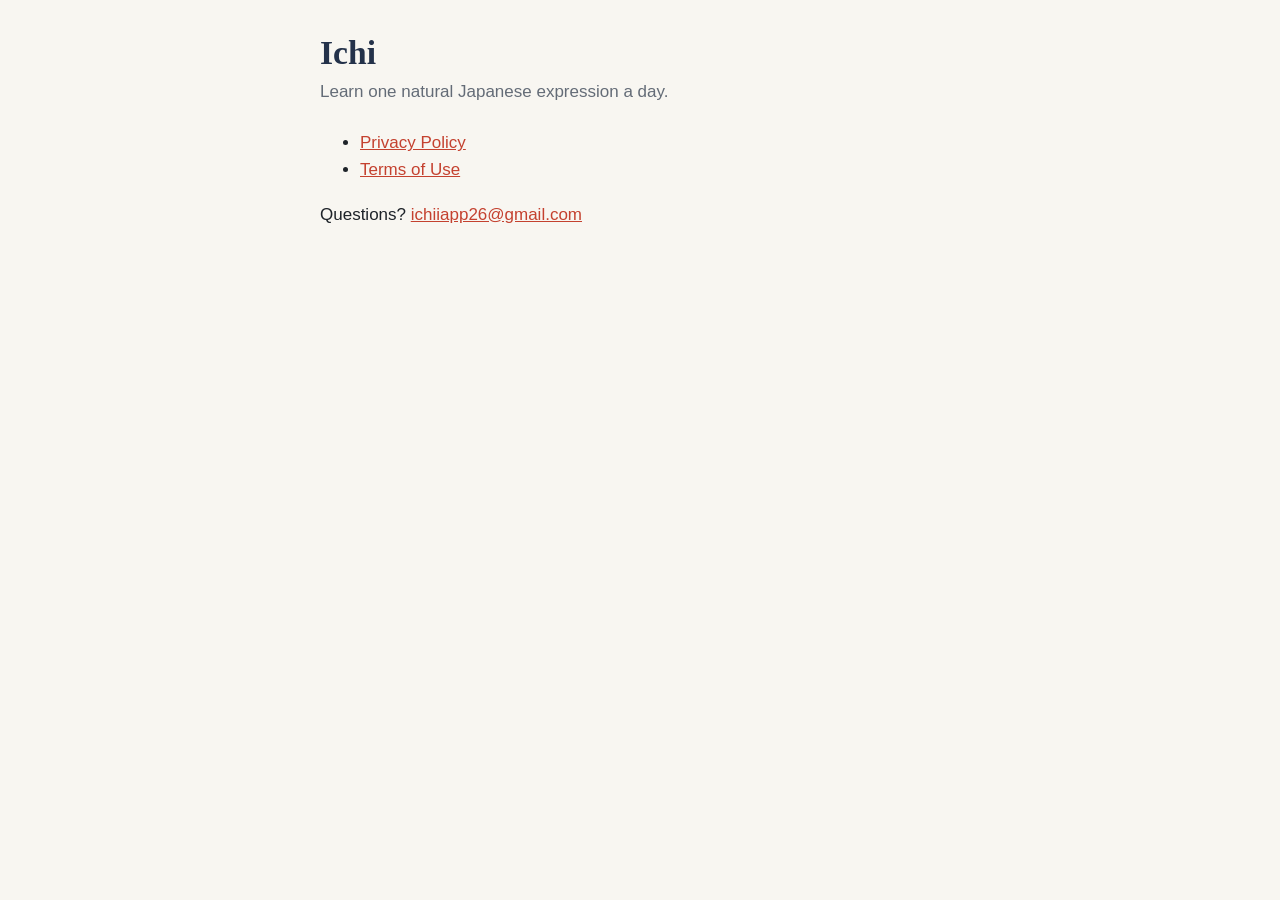
<file: index.html>
<!doctype html>
<html lang="en">
<head>
<meta charset="utf-8">
<meta name="viewport" content="width=device-width, initial-scale=1">
<title>Ichi · Legal</title>
<link rel="stylesheet" href="style.css">
</head>
<body>
<main>
<h1>Ichi</h1>
<p class="meta">Learn one natural Japanese expression a day.</p>
<ul>
<li><a href="privacy/">Privacy Policy</a></li>
<li><a href="terms/">Terms of Use</a></li>
</ul>
<p>Questions? <a href="mailto:ichiiapp26@gmail.com">ichiiapp26@gmail.com</a></p>
</main>
</body>
</html>
</file>
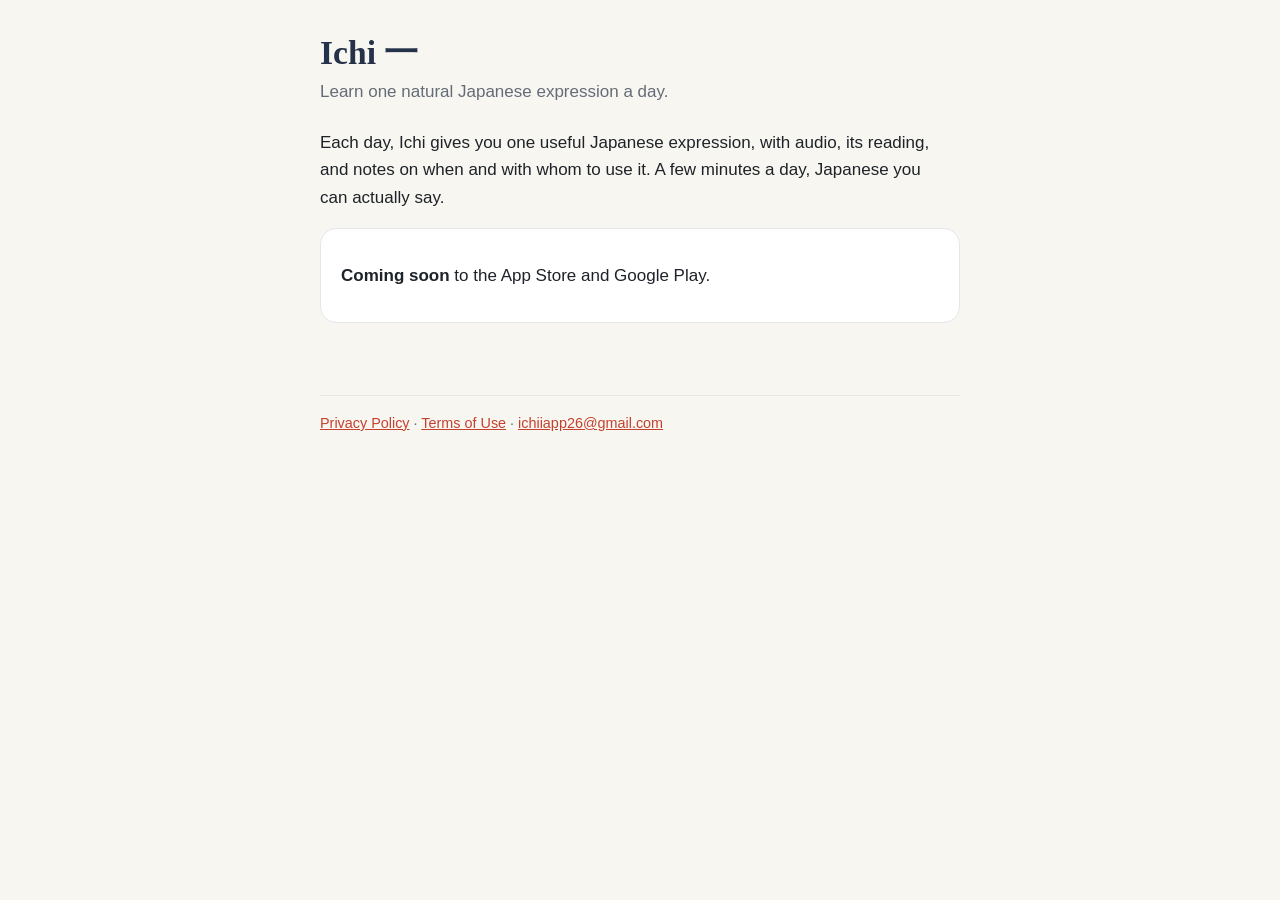
<file: app/index.html>
<!doctype html>
<html lang="en">
<head>
<meta charset="utf-8">
<meta name="viewport" content="width=device-width, initial-scale=1">
<title>Ichi 一 · Learn one natural Japanese expression a day</title>
<meta name="description" content="Ichi teaches one natural, useful Japanese expression a day, with audio and notes on when to use it.">
<meta property="og:title" content="Ichi 一">
<meta property="og:description" content="Learn one natural Japanese expression a day, with audio and notes on when to use it.">
<link rel="stylesheet" href="../style.css">
<style>
  .stores { display: flex; flex-wrap: wrap; gap: 12px; margin: 1.5rem 0; padding: 0; list-style: none; }
  .stores a { display: inline-block; padding: 12px 20px; border-radius: 12px; background: var(--accent);
    color: #fff; font-weight: 600; text-decoration: none; min-height: 48px; }
  .soon { background: var(--surface); border: 1px solid var(--line); border-radius: 16px; padding: 16px 20px; }
</style>
<script>
  // The store links go here at launch. Until then, this page says Ichi is coming soon.
  // Messages people already shared point at this page, so it is the only thing to change.
  var STORES = { ios: '', android: '' };
  (function () {
    var ua = navigator.userAgent || '';
    var target = /android/i.test(ua) ? STORES.android
      : /iphone|ipad|ipod/i.test(ua) || (/macintosh/i.test(ua) && navigator.maxTouchPoints > 1) ? STORES.ios
      : '';
    if (target) window.location.replace(target);
  })();
</script>
</head>
<body>
<main>
<h1>Ichi 一</h1>
<p class="meta">Learn one natural Japanese expression a day.</p>
<p>Each day, Ichi gives you one useful Japanese expression, with audio, its reading, and notes on when and with whom to use it. A few minutes a day, Japanese you can actually say.</p>
<div id="soon" class="soon">
  <p><strong>Coming soon</strong> to the App Store and Google Play.</p>
</div>
<ul id="stores" class="stores" hidden>
  <li><a id="ios" href="#">Download on the App Store</a></li>
  <li><a id="android" href="#">Get it on Google Play</a></li>
</ul>
<script>
  // On a computer, or if the redirect above did not run, show whichever store links exist.
  (function () {
    var any = false;
    ['ios', 'android'].forEach(function (key) {
      var link = document.getElementById(key);
      if (STORES[key]) { link.href = STORES[key]; any = true; } else { link.parentNode.remove(); }
    });
    if (any) {
      document.getElementById('stores').hidden = false;
      document.getElementById('soon').remove();
    }
  })();
</script>
<footer><a href="../privacy/">Privacy Policy</a> · <a href="../terms/">Terms of Use</a> · <a href="mailto:ichiiapp26@gmail.com">ichiiapp26@gmail.com</a></footer>
</main>
</body>
</html>
</file>
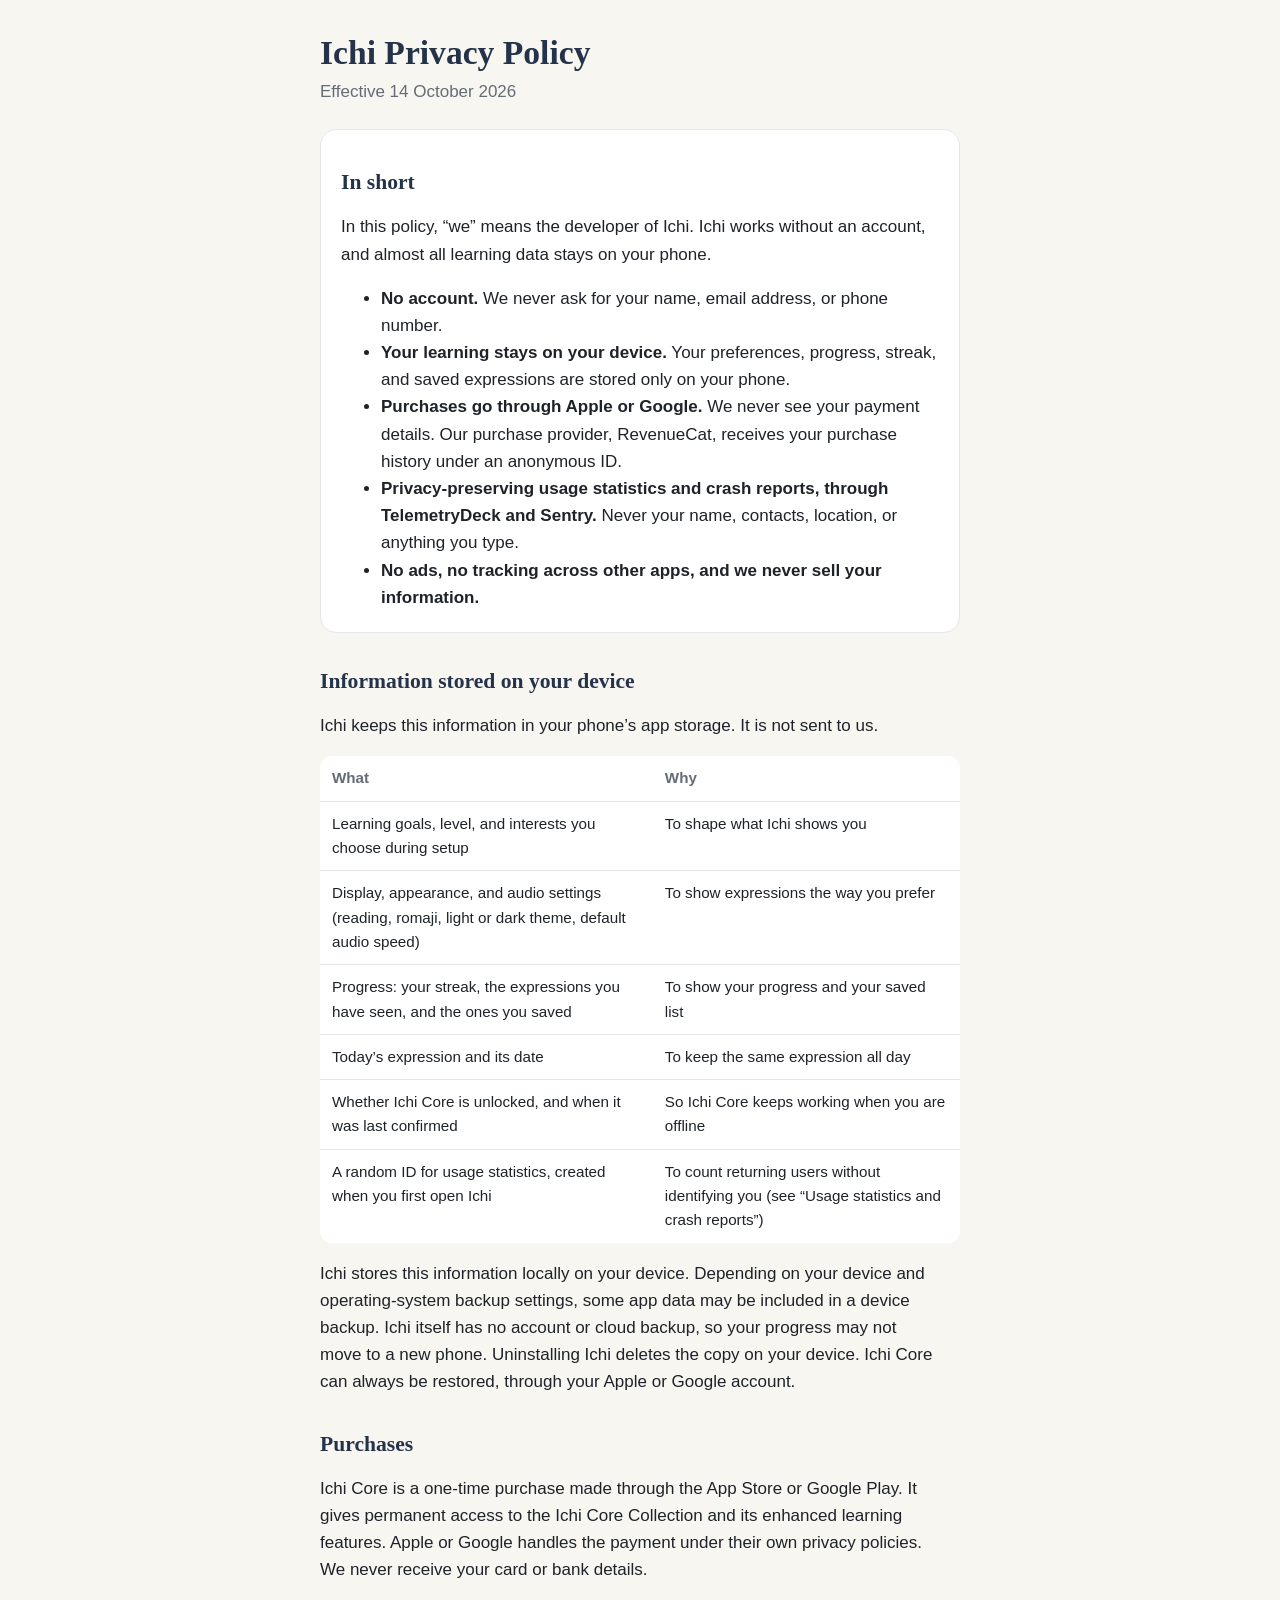
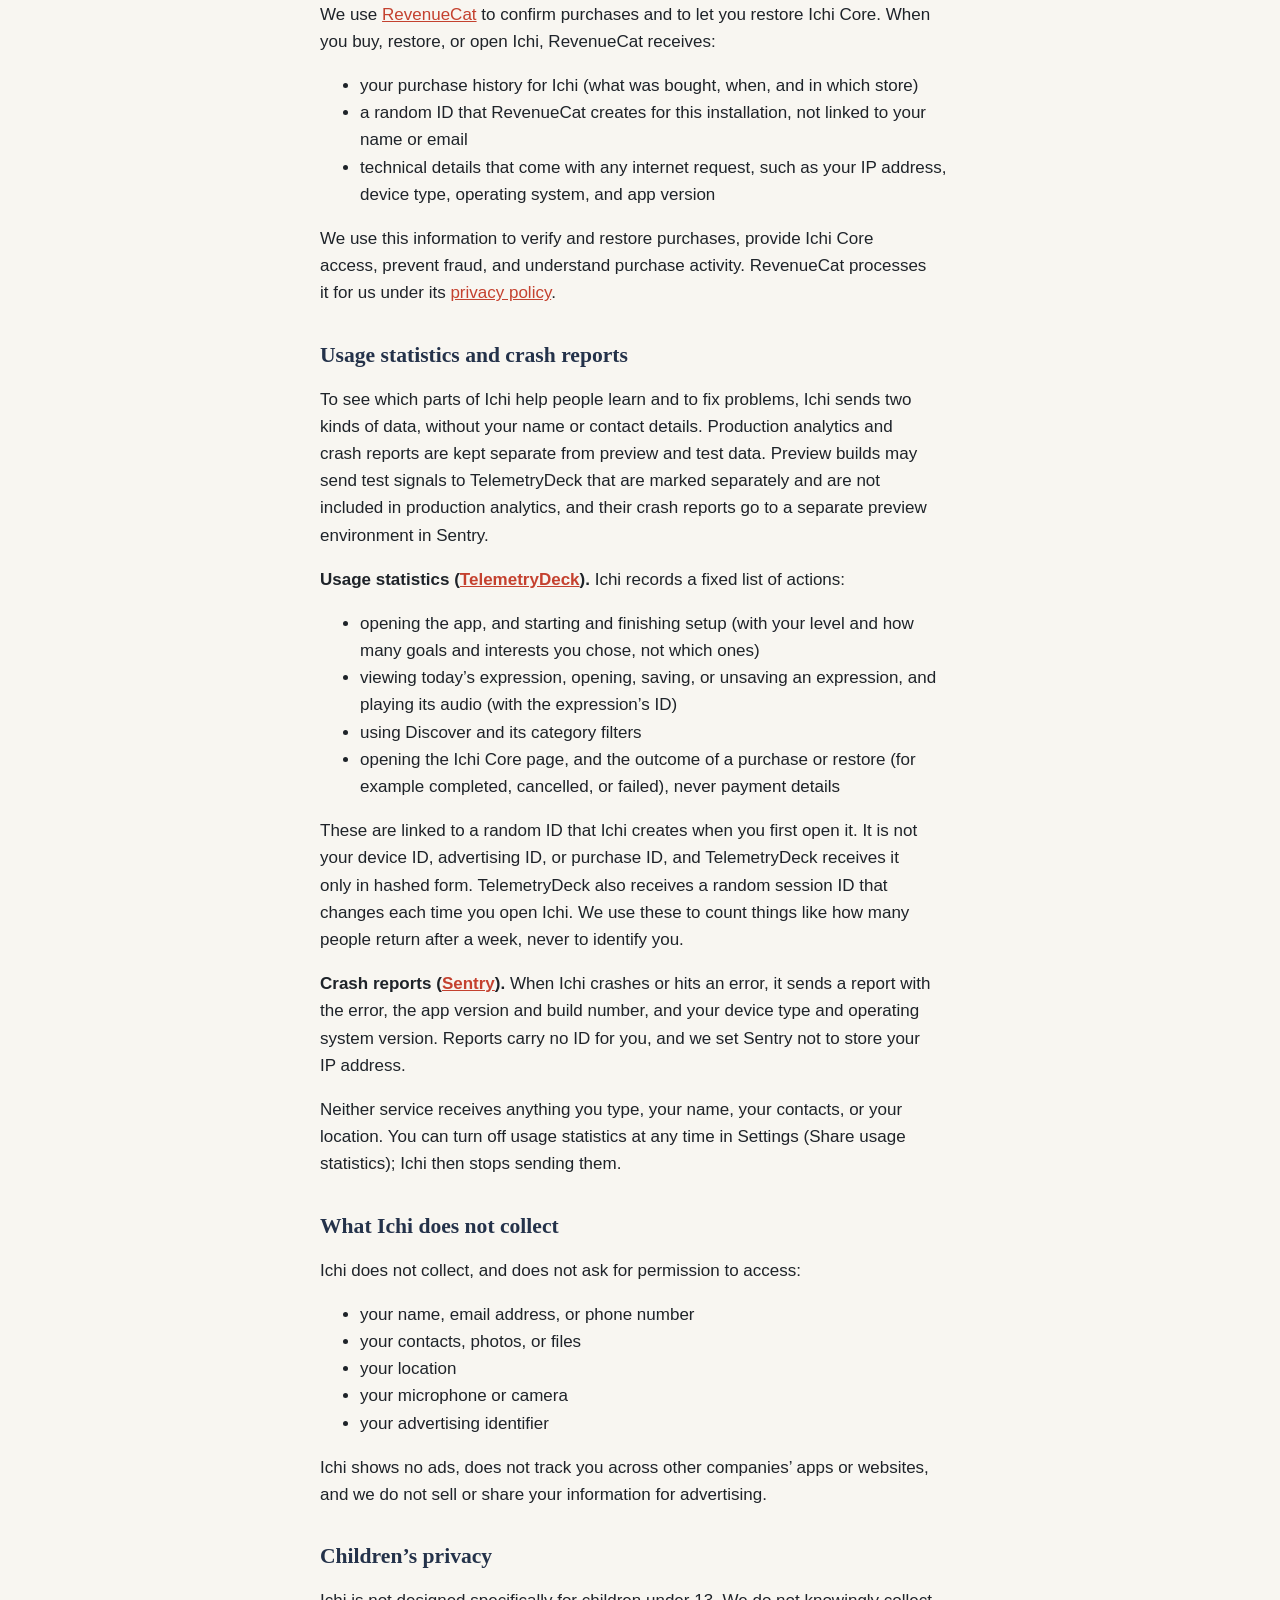
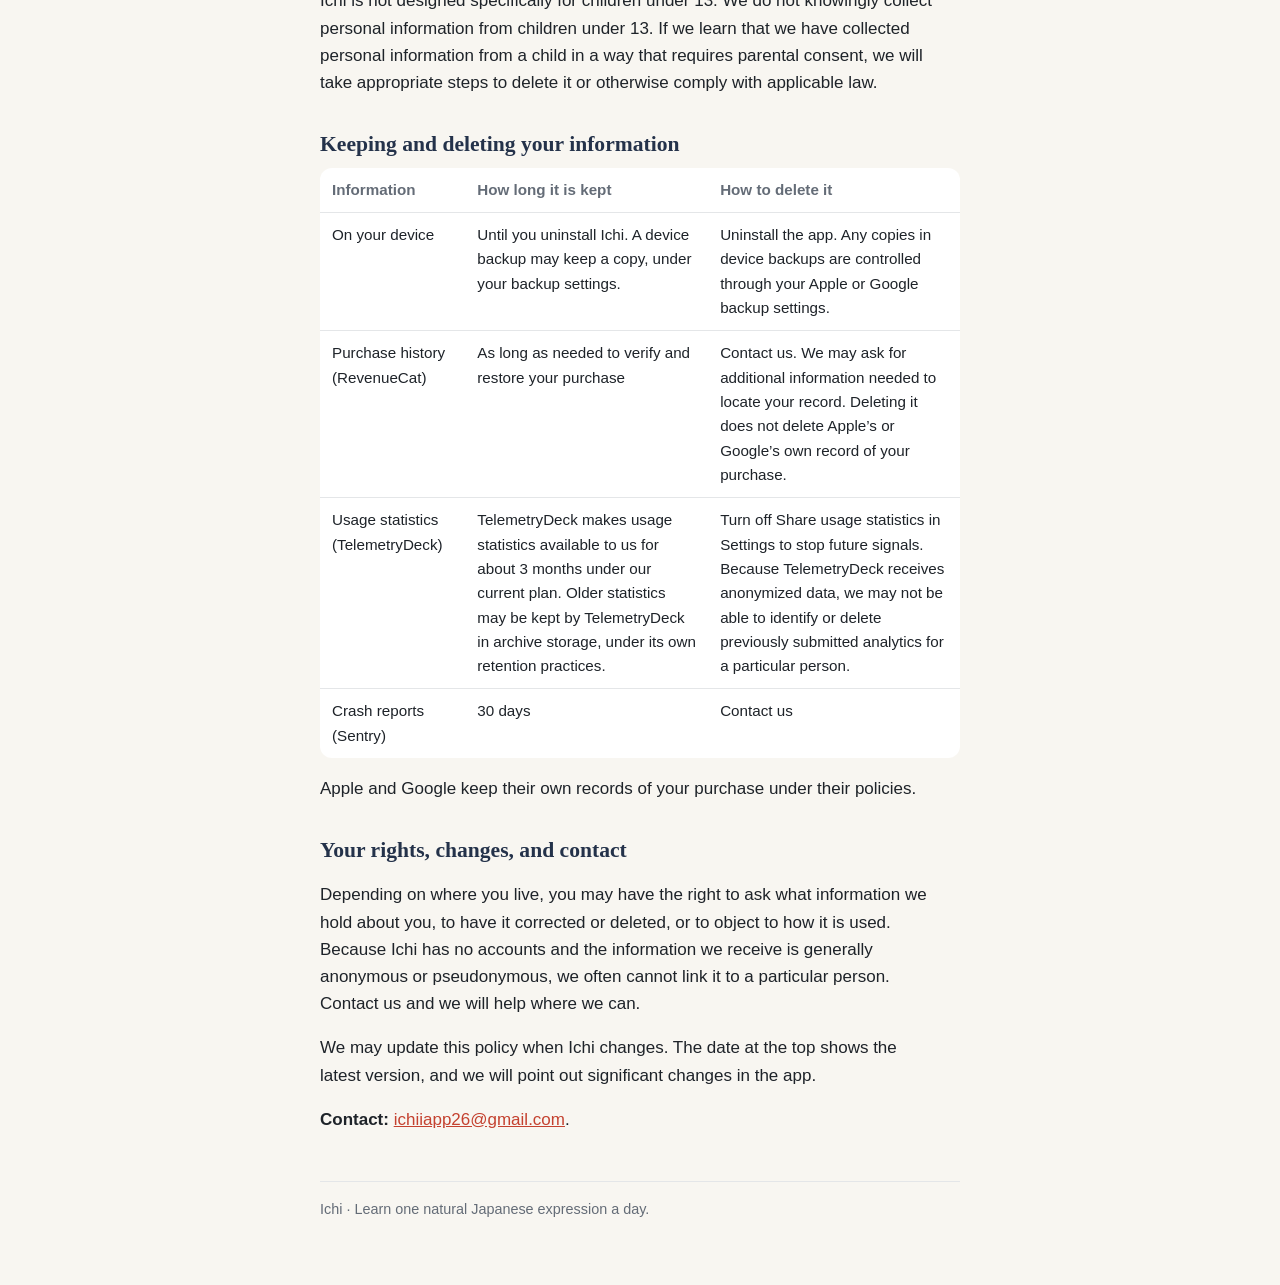
<file: privacy/index.html>
<!doctype html>
<html lang="en">
<head>
<meta charset="utf-8">
<meta name="viewport" content="width=device-width, initial-scale=1">
<title>Privacy Policy · Ichi</title>
<meta name="description" content="How the Ichi Japanese-learning app handles your information.">
<link rel="stylesheet" href="../style.css">
</head>
<body>
<main>
<h1>Ichi Privacy Policy</h1>
<p class="meta">Effective 14 October 2026</p>

<section class="summary" aria-labelledby="short">
<h2 id="short">In short</h2>
<p>In this policy, “we” means the developer of Ichi. Ichi works without an account, and almost all learning data stays on your phone.</p>
<ul>
<li><strong>No account.</strong> We never ask for your name, email address, or phone number.</li>
<li><strong>Your learning stays on your device.</strong> Your preferences, progress, streak, and saved expressions are stored only on your phone.</li>
<li><strong>Purchases go through Apple or Google.</strong> We never see your payment details. Our purchase provider, RevenueCat, receives your purchase history under an anonymous ID.</li>
<li><strong>Privacy-preserving usage statistics and crash reports, through TelemetryDeck and Sentry.</strong> Never your name, contacts, location, or anything you type.</li>
<li><strong>No ads, no tracking across other apps, and we never sell your information.</strong></li>
</ul>
</section>

<h2>Information stored on your device</h2>
<p>Ichi keeps this information in your phone’s app storage. It is not sent to us.</p>
<div class="table-wrap">
<table>
<thead><tr><th>What</th><th>Why</th></tr></thead>
<tbody>
<tr><td>Learning goals, level, and interests you choose during setup</td><td>To shape what Ichi shows you</td></tr>
<tr><td>Display, appearance, and audio settings (reading, romaji, light or dark theme, default audio speed)</td><td>To show expressions the way you prefer</td></tr>
<tr><td>Progress: your streak, the expressions you have seen, and the ones you saved</td><td>To show your progress and your saved list</td></tr>
<tr><td>Today’s expression and its date</td><td>To keep the same expression all day</td></tr>
<tr><td>Whether Ichi Core is unlocked, and when it was last confirmed</td><td>So Ichi Core keeps working when you are offline</td></tr>
<tr><td>A random ID for usage statistics, created when you first open Ichi</td><td>To count returning users without identifying you (see “Usage statistics and crash reports”)</td></tr>
</tbody>
</table>
</div>
<p>Ichi stores this information locally on your device. Depending on your device and operating-system backup settings, some app data may be included in a device backup. Ichi itself has no account or cloud backup, so your progress may not move to a new phone. Uninstalling Ichi deletes the copy on your device. Ichi Core can always be restored, through your Apple or Google account.</p>

<h2>Purchases</h2>
<p>Ichi Core is a one-time purchase made through the App Store or Google Play. It gives permanent access to the Ichi Core Collection and its enhanced learning features. Apple or Google handles the payment under their own privacy policies. We never receive your card or bank details.</p>
<p>We use <a href="https://www.revenuecat.com/privacy">RevenueCat</a> to confirm purchases and to let you restore Ichi Core. When you buy, restore, or open Ichi, RevenueCat receives:</p>
<ul>
<li>your purchase history for Ichi (what was bought, when, and in which store)</li>
<li>a random ID that RevenueCat creates for this installation, not linked to your name or email</li>
<li>technical details that come with any internet request, such as your IP address, device type, operating system, and app version</li>
</ul>
<p>We use this information to verify and restore purchases, provide Ichi Core access, prevent fraud, and understand purchase activity. RevenueCat processes it for us under its <a href="https://www.revenuecat.com/privacy">privacy policy</a>.</p>

<h2>Usage statistics and crash reports</h2>
<p>To see which parts of Ichi help people learn and to fix problems, Ichi sends two kinds of data, without your name or contact details. Production analytics and crash reports are kept separate from preview and test data. Preview builds may send test signals to TelemetryDeck that are marked separately and are not included in production analytics, and their crash reports go to a separate preview environment in Sentry.</p>
<p><strong>Usage statistics (<a href="https://telemetrydeck.com/privacy/">TelemetryDeck</a>).</strong> Ichi records a fixed list of actions:</p>
<ul>
<li>opening the app, and starting and finishing setup (with your level and how many goals and interests you chose, not which ones)</li>
<li>viewing today’s expression, opening, saving, or unsaving an expression, and playing its audio (with the expression’s ID)</li>
<li>using Discover and its category filters</li>
<li>opening the Ichi Core page, and the outcome of a purchase or restore (for example completed, cancelled, or failed), never payment details</li>
</ul>
<p>These are linked to a random ID that Ichi creates when you first open it. It is not your device ID, advertising ID, or purchase ID, and TelemetryDeck receives it only in hashed form. TelemetryDeck also receives a random session ID that changes each time you open Ichi. We use these to count things like how many people return after a week, never to identify you.</p>
<p><strong>Crash reports (<a href="https://sentry.io/privacy/">Sentry</a>).</strong> When Ichi crashes or hits an error, it sends a report with the error, the app version and build number, and your device type and operating system version. Reports carry no ID for you, and we set Sentry not to store your IP address.</p>
<p>Neither service receives anything you type, your name, your contacts, or your location. You can turn off usage statistics at any time in Settings (Share usage statistics); Ichi then stops sending them.</p>

<h2>What Ichi does not collect</h2>
<p>Ichi does not collect, and does not ask for permission to access:</p>
<ul>
<li>your name, email address, or phone number</li>
<li>your contacts, photos, or files</li>
<li>your location</li>
<li>your microphone or camera</li>
<li>your advertising identifier</li>
</ul>
<p>Ichi shows no ads, does not track you across other companies’ apps or websites, and we do not sell or share your information for advertising.</p>

<h2>Children’s privacy</h2>
<p>Ichi is not designed specifically for children under 13. We do not knowingly collect personal information from children under 13. If we learn that we have collected personal information from a child in a way that requires parental consent, we will take appropriate steps to delete it or otherwise comply with applicable law.</p>

<h2>Keeping and deleting your information</h2>
<div class="table-wrap">
<table>
<thead><tr><th>Information</th><th>How long it is kept</th><th>How to delete it</th></tr></thead>
<tbody>
<tr><td>On your device</td><td>Until you uninstall Ichi. A device backup may keep a copy, under your backup settings.</td><td>Uninstall the app. Any copies in device backups are controlled through your Apple or Google backup settings.</td></tr>
<tr><td>Purchase history (RevenueCat)</td><td>As long as needed to verify and restore your purchase</td><td>Contact us. We may ask for additional information needed to locate your record. Deleting it does not delete Apple’s or Google’s own record of your purchase.</td></tr>
<tr><td>Usage statistics (TelemetryDeck)</td><td>TelemetryDeck makes usage statistics available to us for about 3 months under our current plan. Older statistics may be kept by TelemetryDeck in archive storage, under its own retention practices.</td><td>Turn off Share usage statistics in Settings to stop future signals. Because TelemetryDeck receives anonymized data, we may not be able to identify or delete previously submitted analytics for a particular person.</td></tr>
<tr><td>Crash reports (Sentry)</td><td>30 days</td><td>Contact us</td></tr>
</tbody>
</table>
</div>
<p>Apple and Google keep their own records of your purchase under their policies.</p>

<h2>Your rights, changes, and contact</h2>
<p>Depending on where you live, you may have the right to ask what information we hold about you, to have it corrected or deleted, or to object to how it is used. Because Ichi has no accounts and the information we receive is generally anonymous or pseudonymous, we often cannot link it to a particular person. Contact us and we will help where we can.</p>
<p>We may update this policy when Ichi changes. The date at the top shows the latest version, and we will point out significant changes in the app.</p>
<p><strong>Contact:</strong> <a href="mailto:ichiiapp26@gmail.com">ichiiapp26@gmail.com</a>.</p>

<footer>Ichi · Learn one natural Japanese expression a day.</footer>
</main>
</body>
</html>
</file>
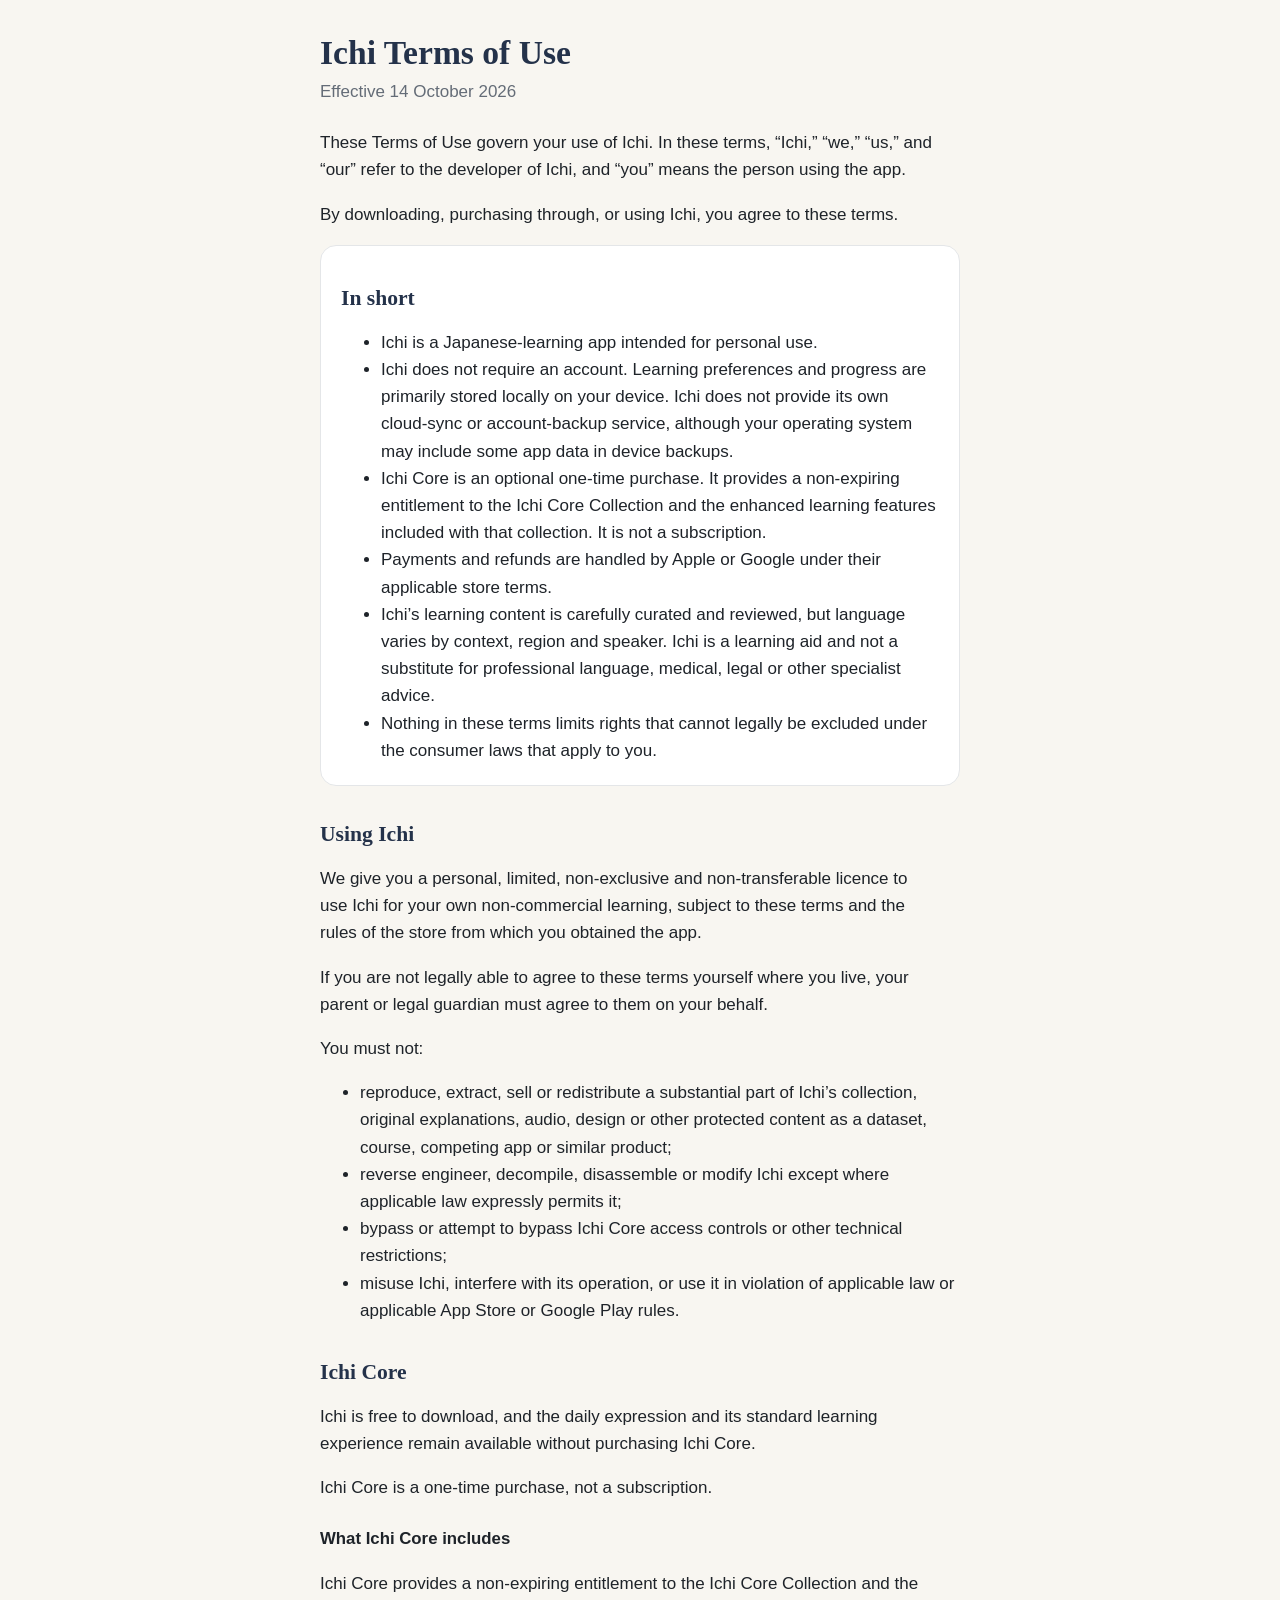
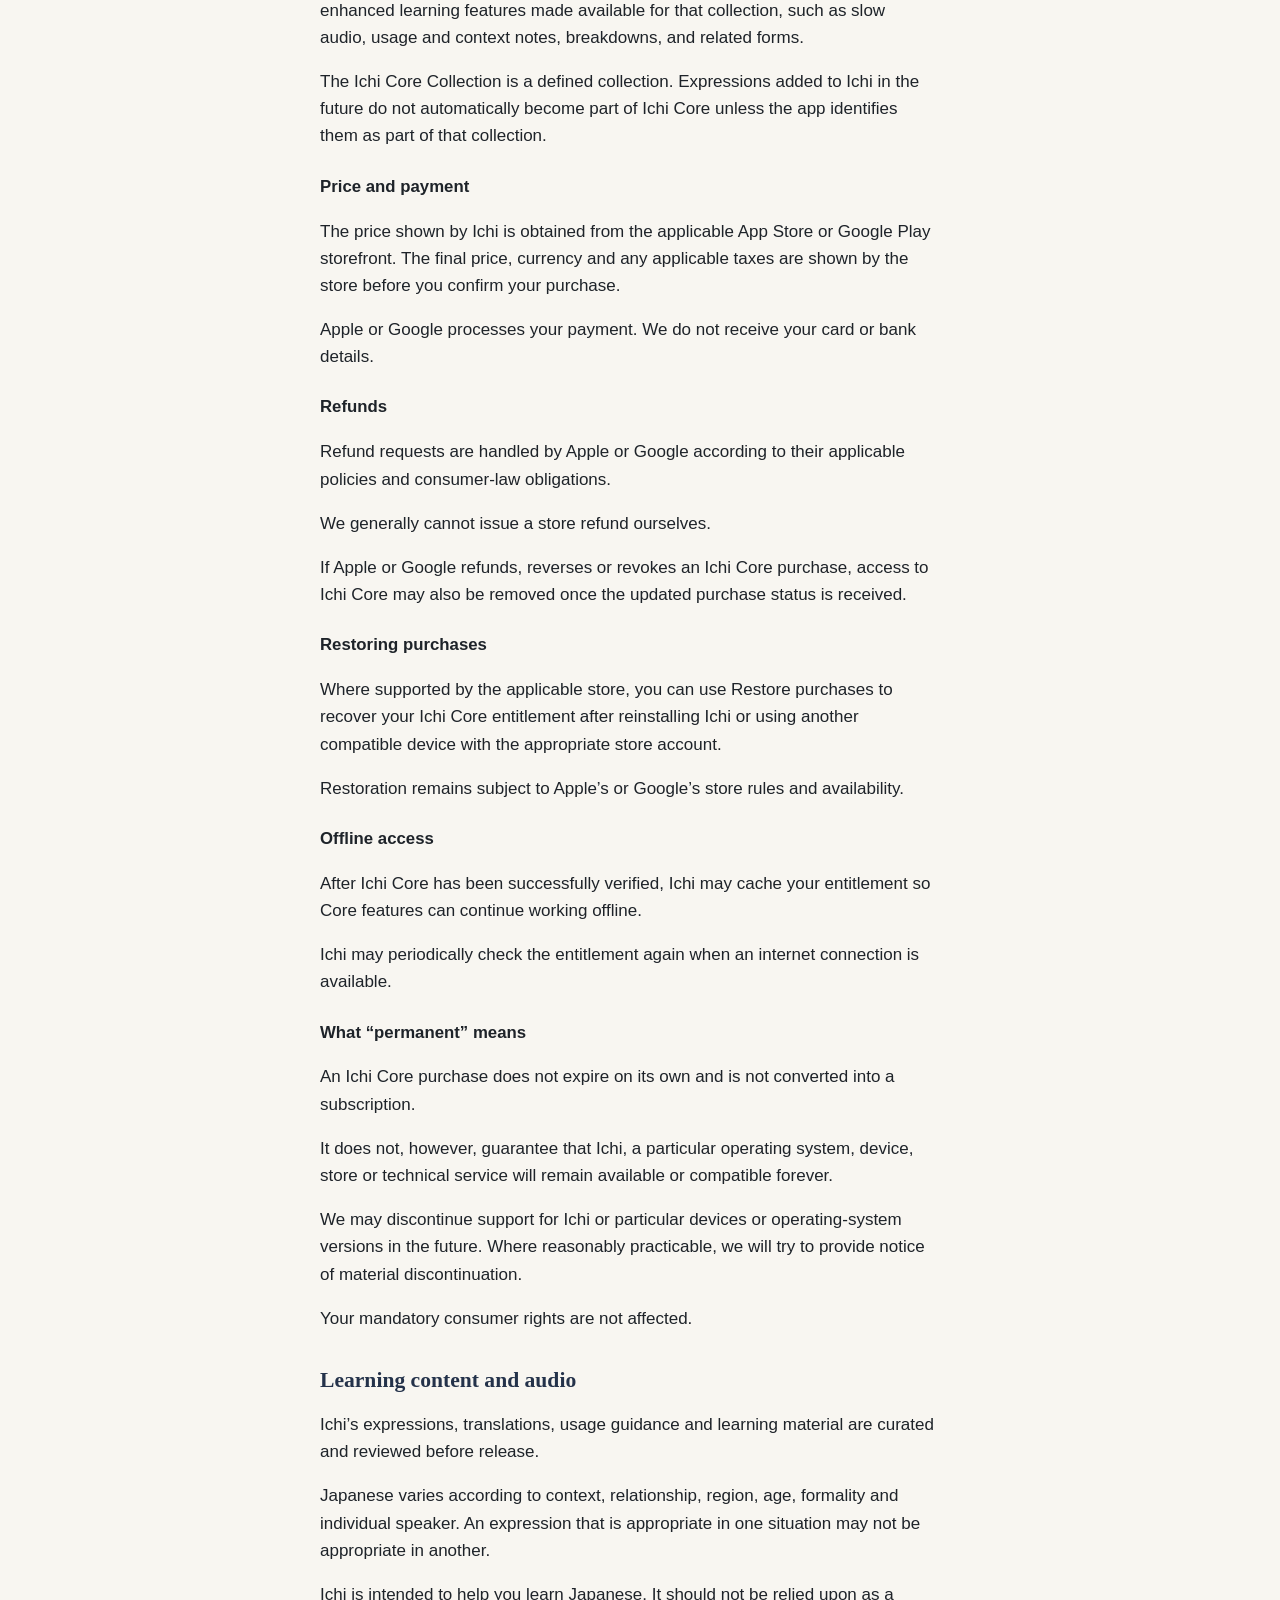
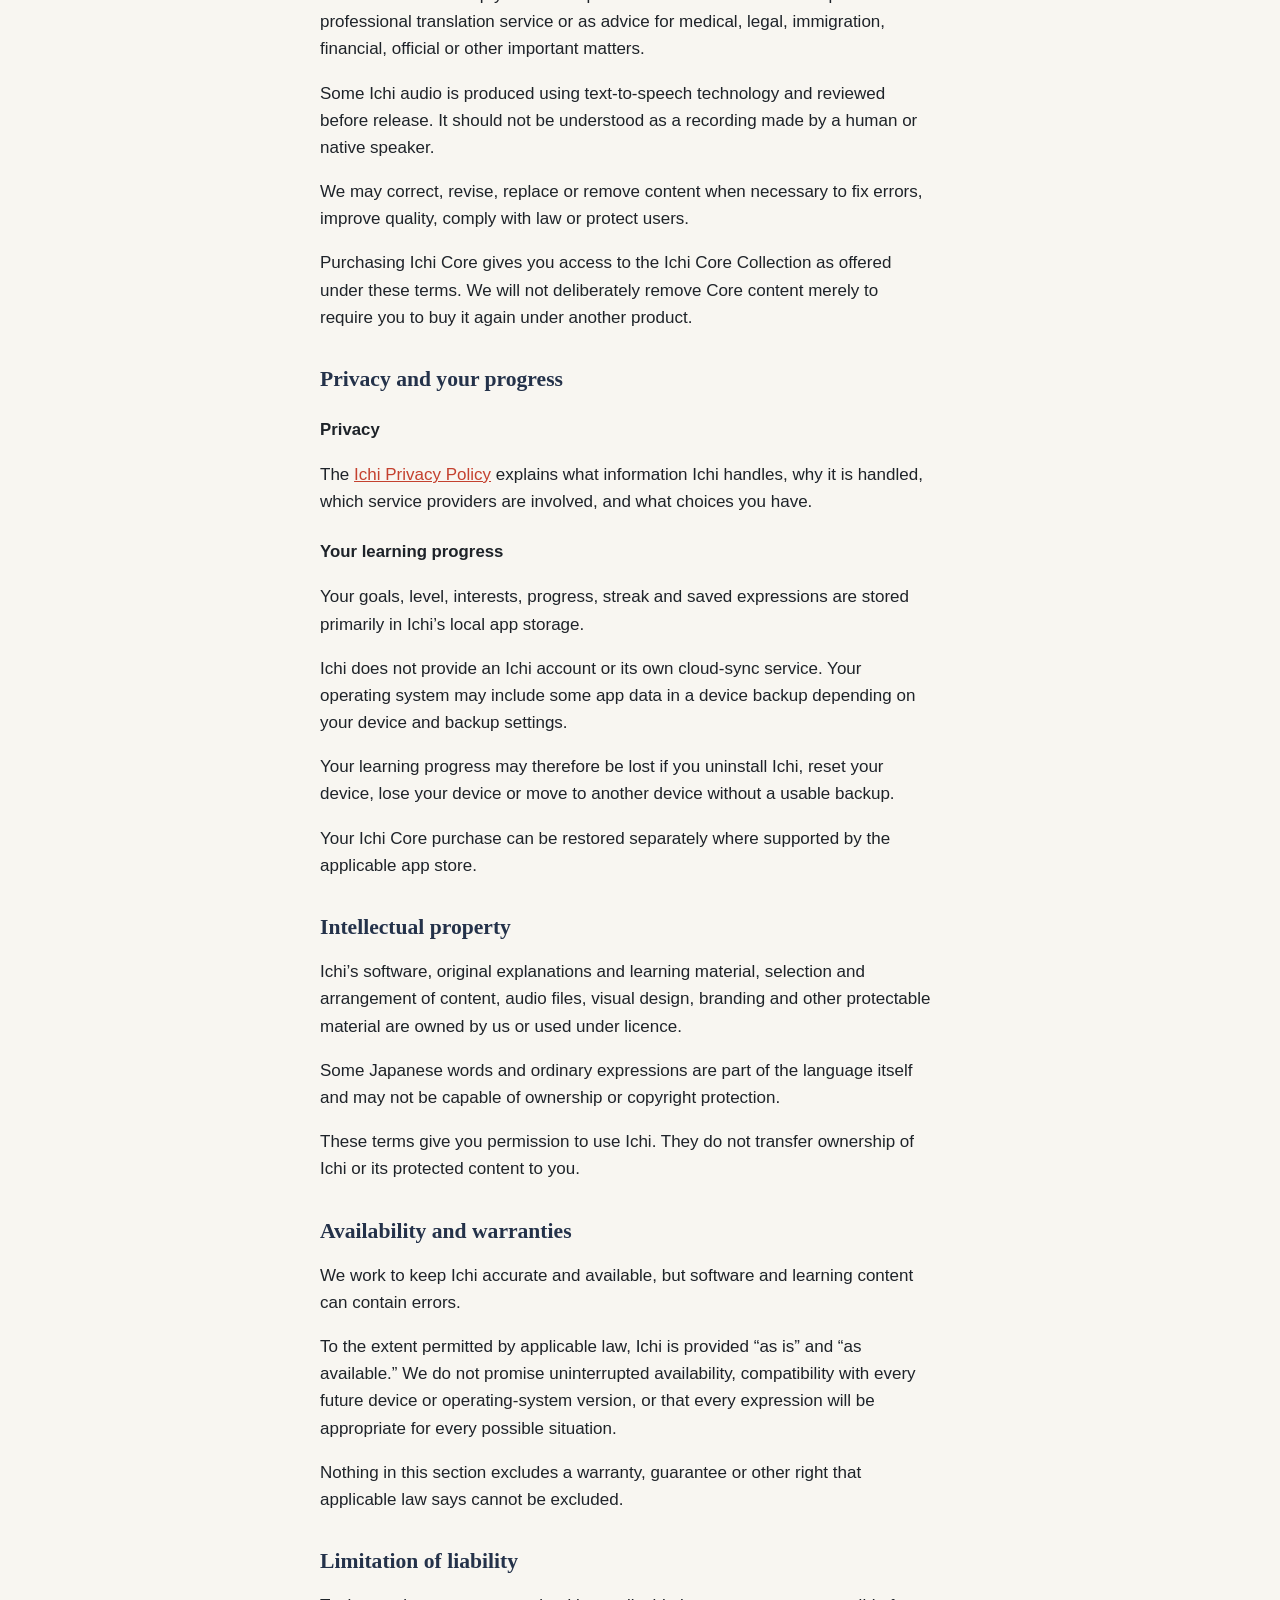
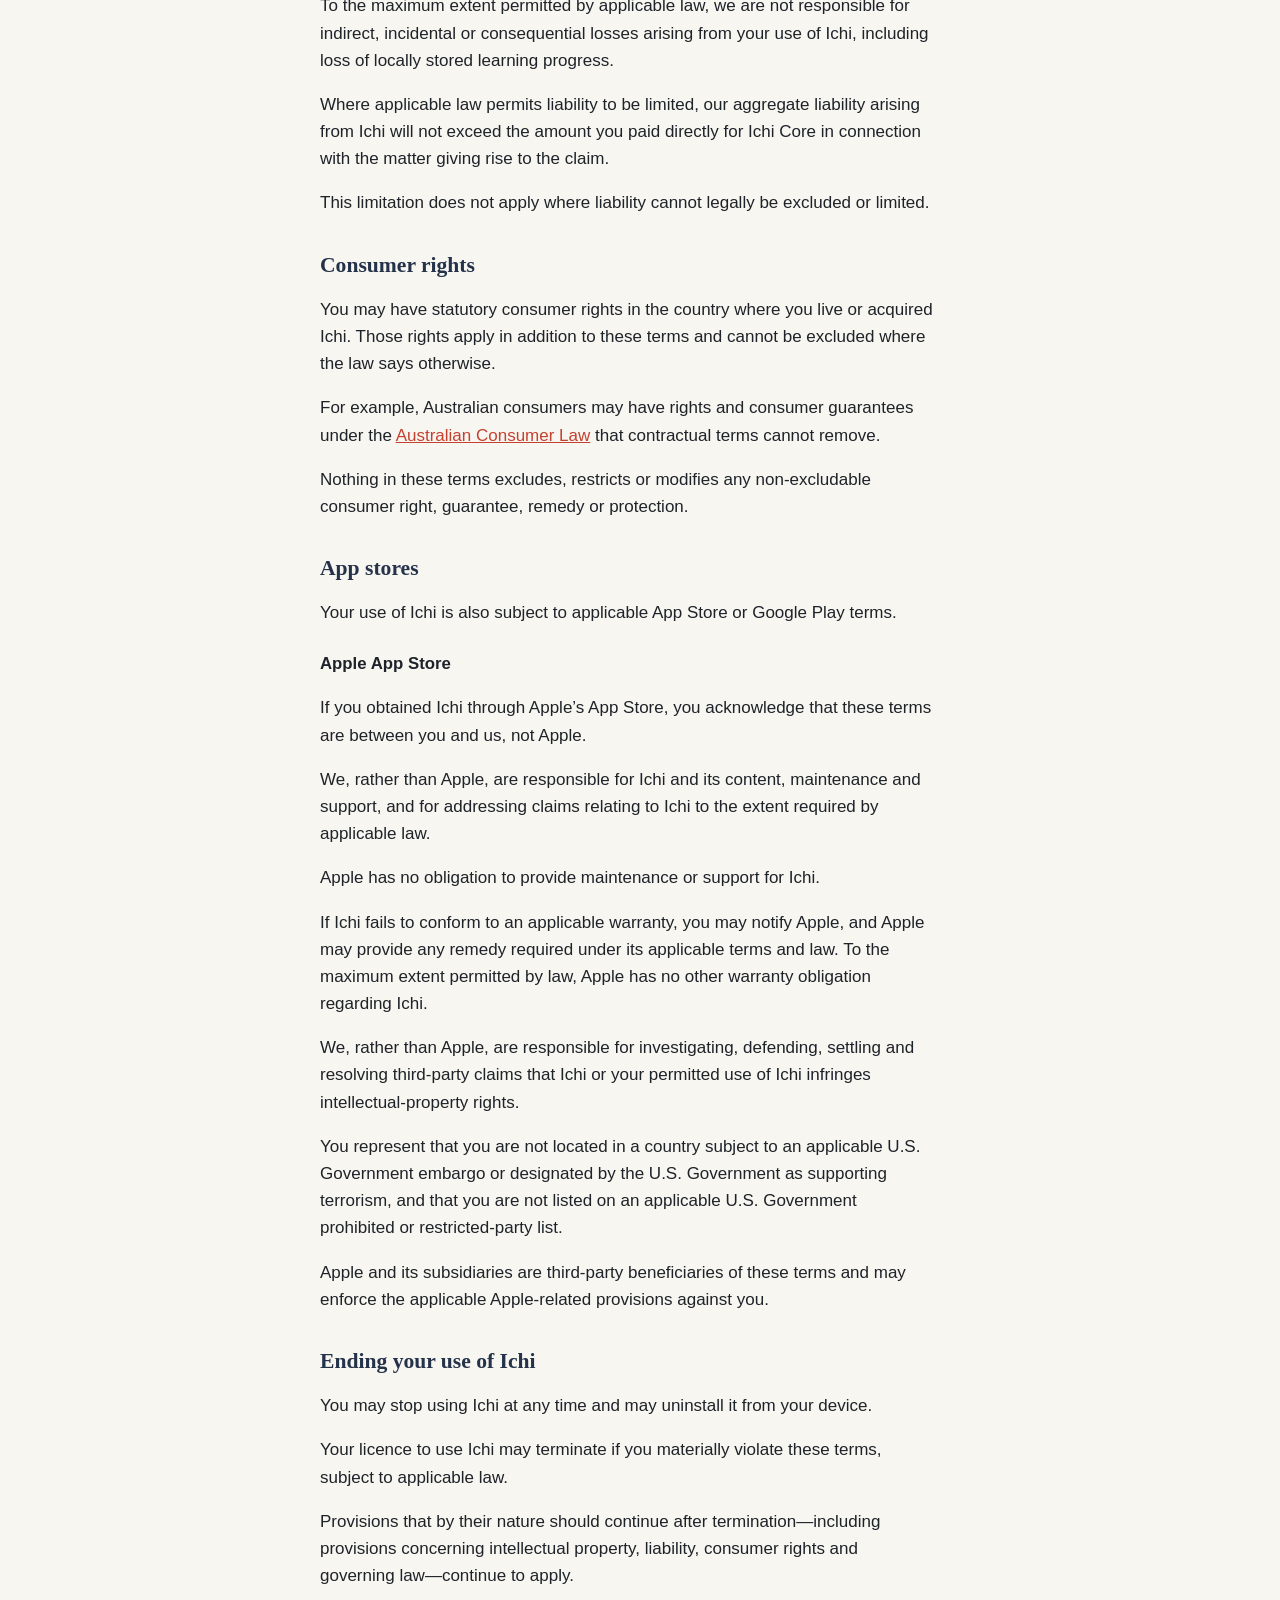
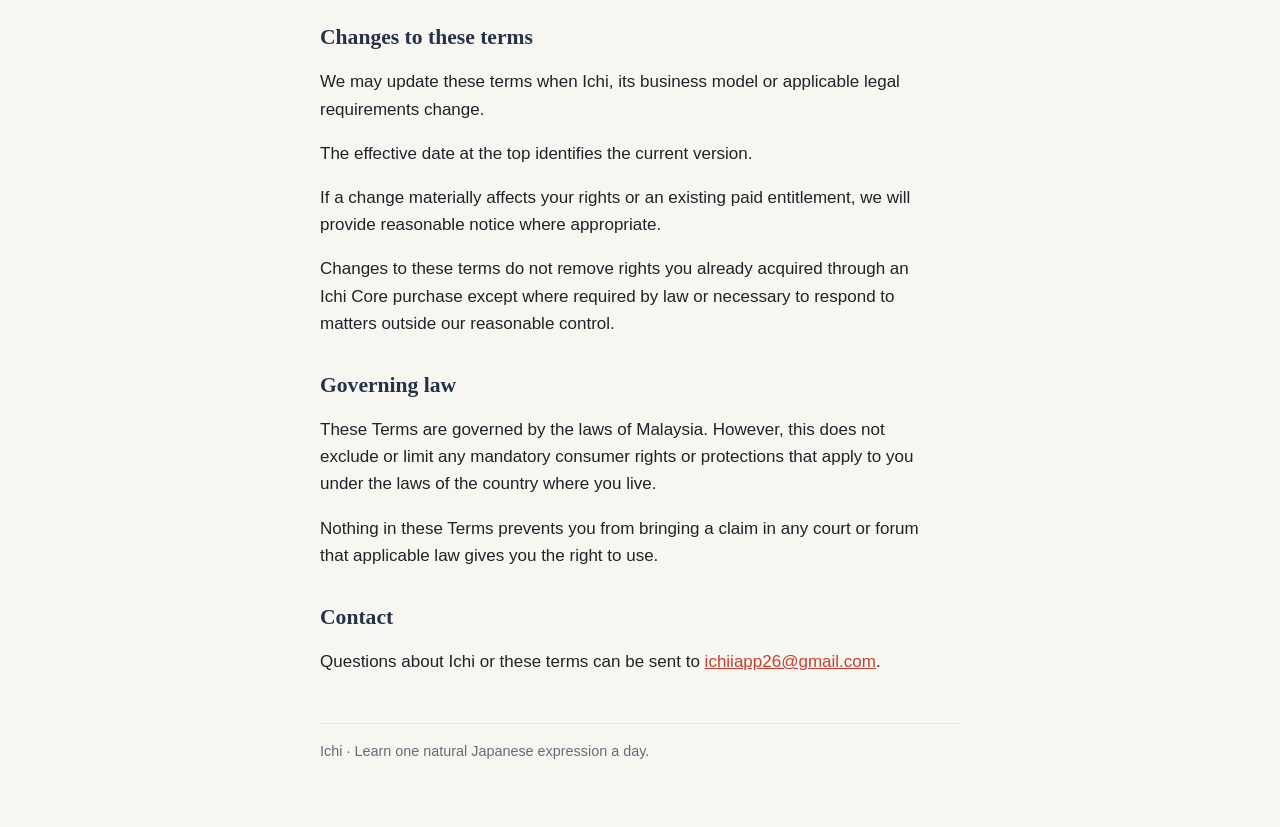
<file: terms/index.html>
<!doctype html>
<html lang="en">
<head>
<meta charset="utf-8">
<meta name="viewport" content="width=device-width, initial-scale=1">
<title>Terms of Use · Ichi</title>
<meta name="description" content="The terms for using the Ichi Japanese-learning app and Ichi Core.">
<link rel="stylesheet" href="../style.css">
</head>
<body>
<main>
<h1>Ichi Terms of Use</h1>
<p class="meta">Effective 14 October 2026</p>

<p>These Terms of Use govern your use of Ichi. In these terms, “Ichi,” “we,” “us,” and “our” refer to the developer of Ichi, and “you” means the person using the app.</p>
<p>By downloading, purchasing through, or using Ichi, you agree to these terms.</p>

<section class="summary" aria-labelledby="short">
<h2 id="short">In short</h2>
<ul>
<li>Ichi is a Japanese-learning app intended for personal use.</li>
<li>Ichi does not require an account. Learning preferences and progress are primarily stored locally on your device. Ichi does not provide its own cloud-sync or account-backup service, although your operating system may include some app data in device backups.</li>
<li>Ichi Core is an optional one-time purchase. It provides a non-expiring entitlement to the Ichi Core Collection and the enhanced learning features included with that collection. It is not a subscription.</li>
<li>Payments and refunds are handled by Apple or Google under their applicable store terms.</li>
<li>Ichi’s learning content is carefully curated and reviewed, but language varies by context, region and speaker. Ichi is a learning aid and not a substitute for professional language, medical, legal or other specialist advice.</li>
<li>Nothing in these terms limits rights that cannot legally be excluded under the consumer laws that apply to you.</li>
</ul>
</section>

<h2>Using Ichi</h2>
<p>We give you a personal, limited, non-exclusive and non-transferable licence to use Ichi for your own non-commercial learning, subject to these terms and the rules of the store from which you obtained the app.</p>
<p>If you are not legally able to agree to these terms yourself where you live, your parent or legal guardian must agree to them on your behalf.</p>
<p>You must not:</p>
<ul>
<li>reproduce, extract, sell or redistribute a substantial part of Ichi’s collection, original explanations, audio, design or other protected content as a dataset, course, competing app or similar product;</li>
<li>reverse engineer, decompile, disassemble or modify Ichi except where applicable law expressly permits it;</li>
<li>bypass or attempt to bypass Ichi Core access controls or other technical restrictions;</li>
<li>misuse Ichi, interfere with its operation, or use it in violation of applicable law or applicable App Store or Google Play rules.</li>
</ul>

<h2>Ichi Core</h2>
<p>Ichi is free to download, and the daily expression and its standard learning experience remain available without purchasing Ichi Core.</p>
<p>Ichi Core is a one-time purchase, not a subscription.</p>

<h3>What Ichi Core includes</h3>
<p>Ichi Core provides a non-expiring entitlement to the Ichi Core Collection and the enhanced learning features made available for that collection, such as slow audio, usage and context notes, breakdowns, and related forms.</p>
<p>The Ichi Core Collection is a defined collection. Expressions added to Ichi in the future do not automatically become part of Ichi Core unless the app identifies them as part of that collection.</p>

<h3>Price and payment</h3>
<p>The price shown by Ichi is obtained from the applicable App Store or Google Play storefront. The final price, currency and any applicable taxes are shown by the store before you confirm your purchase.</p>
<p>Apple or Google processes your payment. We do not receive your card or bank details.</p>

<h3>Refunds</h3>
<p>Refund requests are handled by Apple or Google according to their applicable policies and consumer-law obligations.</p>
<p>We generally cannot issue a store refund ourselves.</p>
<p>If Apple or Google refunds, reverses or revokes an Ichi Core purchase, access to Ichi Core may also be removed once the updated purchase status is received.</p>

<h3>Restoring purchases</h3>
<p>Where supported by the applicable store, you can use Restore purchases to recover your Ichi Core entitlement after reinstalling Ichi or using another compatible device with the appropriate store account.</p>
<p>Restoration remains subject to Apple’s or Google’s store rules and availability.</p>

<h3>Offline access</h3>
<p>After Ichi Core has been successfully verified, Ichi may cache your entitlement so Core features can continue working offline.</p>
<p>Ichi may periodically check the entitlement again when an internet connection is available.</p>

<h3>What “permanent” means</h3>
<p>An Ichi Core purchase does not expire on its own and is not converted into a subscription.</p>
<p>It does not, however, guarantee that Ichi, a particular operating system, device, store or technical service will remain available or compatible forever.</p>
<p>We may discontinue support for Ichi or particular devices or operating-system versions in the future. Where reasonably practicable, we will try to provide notice of material discontinuation.</p>
<p>Your mandatory consumer rights are not affected.</p>

<h2>Learning content and audio</h2>
<p>Ichi’s expressions, translations, usage guidance and learning material are curated and reviewed before release.</p>
<p>Japanese varies according to context, relationship, region, age, formality and individual speaker. An expression that is appropriate in one situation may not be appropriate in another.</p>
<p>Ichi is intended to help you learn Japanese. It should not be relied upon as a professional translation service or as advice for medical, legal, immigration, financial, official or other important matters.</p>
<p>Some Ichi audio is produced using text-to-speech technology and reviewed before release. It should not be understood as a recording made by a human or native speaker.</p>
<p>We may correct, revise, replace or remove content when necessary to fix errors, improve quality, comply with law or protect users.</p>
<p>Purchasing Ichi Core gives you access to the Ichi Core Collection as offered under these terms. We will not deliberately remove Core content merely to require you to buy it again under another product.</p>

<h2>Privacy and your progress</h2>
<h3>Privacy</h3>
<p>The <a href="../privacy/">Ichi Privacy Policy</a> explains what information Ichi handles, why it is handled, which service providers are involved, and what choices you have.</p>

<h3>Your learning progress</h3>
<p>Your goals, level, interests, progress, streak and saved expressions are stored primarily in Ichi’s local app storage.</p>
<p>Ichi does not provide an Ichi account or its own cloud-sync service. Your operating system may include some app data in a device backup depending on your device and backup settings.</p>
<p>Your learning progress may therefore be lost if you uninstall Ichi, reset your device, lose your device or move to another device without a usable backup.</p>
<p>Your Ichi Core purchase can be restored separately where supported by the applicable app store.</p>

<h2>Intellectual property</h2>
<p>Ichi’s software, original explanations and learning material, selection and arrangement of content, audio files, visual design, branding and other protectable material are owned by us or used under licence.</p>
<p>Some Japanese words and ordinary expressions are part of the language itself and may not be capable of ownership or copyright protection.</p>
<p>These terms give you permission to use Ichi. They do not transfer ownership of Ichi or its protected content to you.</p>

<h2>Availability and warranties</h2>
<p>We work to keep Ichi accurate and available, but software and learning content can contain errors.</p>
<p>To the extent permitted by applicable law, Ichi is provided “as is” and “as available.” We do not promise uninterrupted availability, compatibility with every future device or operating-system version, or that every expression will be appropriate for every possible situation.</p>
<p>Nothing in this section excludes a warranty, guarantee or other right that applicable law says cannot be excluded.</p>

<h2>Limitation of liability</h2>
<p>To the maximum extent permitted by applicable law, we are not responsible for indirect, incidental or consequential losses arising from your use of Ichi, including loss of locally stored learning progress.</p>
<p>Where applicable law permits liability to be limited, our aggregate liability arising from Ichi will not exceed the amount you paid directly for Ichi Core in connection with the matter giving rise to the claim.</p>
<p>This limitation does not apply where liability cannot legally be excluded or limited.</p>

<h2>Consumer rights</h2>
<p>You may have statutory consumer rights in the country where you live or acquired Ichi. Those rights apply in addition to these terms and cannot be excluded where the law says otherwise.</p>
<p>For example, Australian consumers may have rights and consumer guarantees under the <a href="https://www.accc.gov.au/consumers/buying-products-and-services/consumer-rights-and-guarantees">Australian Consumer Law</a> that contractual terms cannot remove.</p>
<p>Nothing in these terms excludes, restricts or modifies any non-excludable consumer right, guarantee, remedy or protection.</p>

<h2>App stores</h2>
<p>Your use of Ichi is also subject to applicable App Store or Google Play terms.</p>
<h3>Apple App Store</h3>
<p>If you obtained Ichi through Apple’s App Store, you acknowledge that these terms are between you and us, not Apple.</p>
<p>We, rather than Apple, are responsible for Ichi and its content, maintenance and support, and for addressing claims relating to Ichi to the extent required by applicable law.</p>
<p>Apple has no obligation to provide maintenance or support for Ichi.</p>
<p>If Ichi fails to conform to an applicable warranty, you may notify Apple, and Apple may provide any remedy required under its applicable terms and law. To the maximum extent permitted by law, Apple has no other warranty obligation regarding Ichi.</p>
<p>We, rather than Apple, are responsible for investigating, defending, settling and resolving third-party claims that Ichi or your permitted use of Ichi infringes intellectual-property rights.</p>
<p>You represent that you are not located in a country subject to an applicable U.S. Government embargo or designated by the U.S. Government as supporting terrorism, and that you are not listed on an applicable U.S. Government prohibited or restricted-party list.</p>
<p>Apple and its subsidiaries are third-party beneficiaries of these terms and may enforce the applicable Apple-related provisions against you.</p>

<h2>Ending your use of Ichi</h2>
<p>You may stop using Ichi at any time and may uninstall it from your device.</p>
<p>Your licence to use Ichi may terminate if you materially violate these terms, subject to applicable law.</p>
<p>Provisions that by their nature should continue after termination—including provisions concerning intellectual property, liability, consumer rights and governing law—continue to apply.</p>

<h2>Changes to these terms</h2>
<p>We may update these terms when Ichi, its business model or applicable legal requirements change.</p>
<p>The effective date at the top identifies the current version.</p>
<p>If a change materially affects your rights or an existing paid entitlement, we will provide reasonable notice where appropriate.</p>
<p>Changes to these terms do not remove rights you already acquired through an Ichi Core purchase except where required by law or necessary to respond to matters outside our reasonable control.</p>

<h2>Governing law</h2>
<p>These Terms are governed by the laws of Malaysia. However, this does not exclude or limit any mandatory consumer rights or protections that apply to you under the laws of the country where you live.</p>
<p>Nothing in these Terms prevents you from bringing a claim in any court or forum that applicable law gives you the right to use.</p>

<h2>Contact</h2>
<p>Questions about Ichi or these terms can be sent to <a href="mailto:ichiiapp26@gmail.com">ichiiapp26@gmail.com</a>.</p>

<footer>Ichi · Learn one natural Japanese expression a day.</footer>
</main>
</body>
</html>
</file>
<file: style.css>
:root {
  --bg: #F8F6F1; --surface: #FFFFFF; --text: #1E2329; --muted: #646C77;
  --primary: #24324A; --accent: #C4412F; --line: #E4E6E8;
  color-scheme: light dark;
}
@media (prefers-color-scheme: dark) {
  :root { --bg: #11161D; --surface: #19212B; --text: #F3F1EB; --muted: #AAB1BA;
          --primary: #DCE4F2; --accent: #E45D4D; --line: #2A333F; }
}
* { box-sizing: border-box; }
html { -webkit-text-size-adjust: 100%; }
body { margin: 0; background: var(--bg); color: var(--text);
  font: 17px/1.6 -apple-system, BlinkMacSystemFont, "Segoe UI", Roboto, "Hiragino Sans", "Noto Sans JP", sans-serif; }
main { max-width: 680px; margin: 0 auto; padding: 32px 20px 64px; }
h1, h2 { font-family: Georgia, "Times New Roman", serif; color: var(--primary); line-height: 1.25; }
h1 { font-size: 2.1rem; margin: 0 0 4px; }
h2 { font-size: 1.35rem; margin: 2.2rem 0 0.6rem; }
h3 { font-size: 1.05rem; margin: 1.5rem 0 0.4rem; }
p, li { max-width: 65ch; }
a { color: var(--accent); }
.meta { color: var(--muted); margin: 0 0 1.5rem; }
.summary { background: var(--surface); border: 1px solid var(--line); border-radius: 16px; padding: 4px 20px; }
.table-wrap { overflow-x: auto; }
table { border-collapse: collapse; width: 100%; background: var(--surface); border-radius: 12px; overflow: hidden; }
th, td { text-align: left; vertical-align: top; padding: 10px 12px; border-bottom: 1px solid var(--line); font-size: 0.95rem; }
th { color: var(--muted); font-weight: 600; }
tr:last-child td { border-bottom: 0; }
footer { color: var(--muted); font-size: 0.9rem; margin-top: 3rem; border-top: 1px solid var(--line); padding-top: 1rem; }
mark { background: #FBE6DC; color: #1E2329; padding: 0 2px; }
</file>
